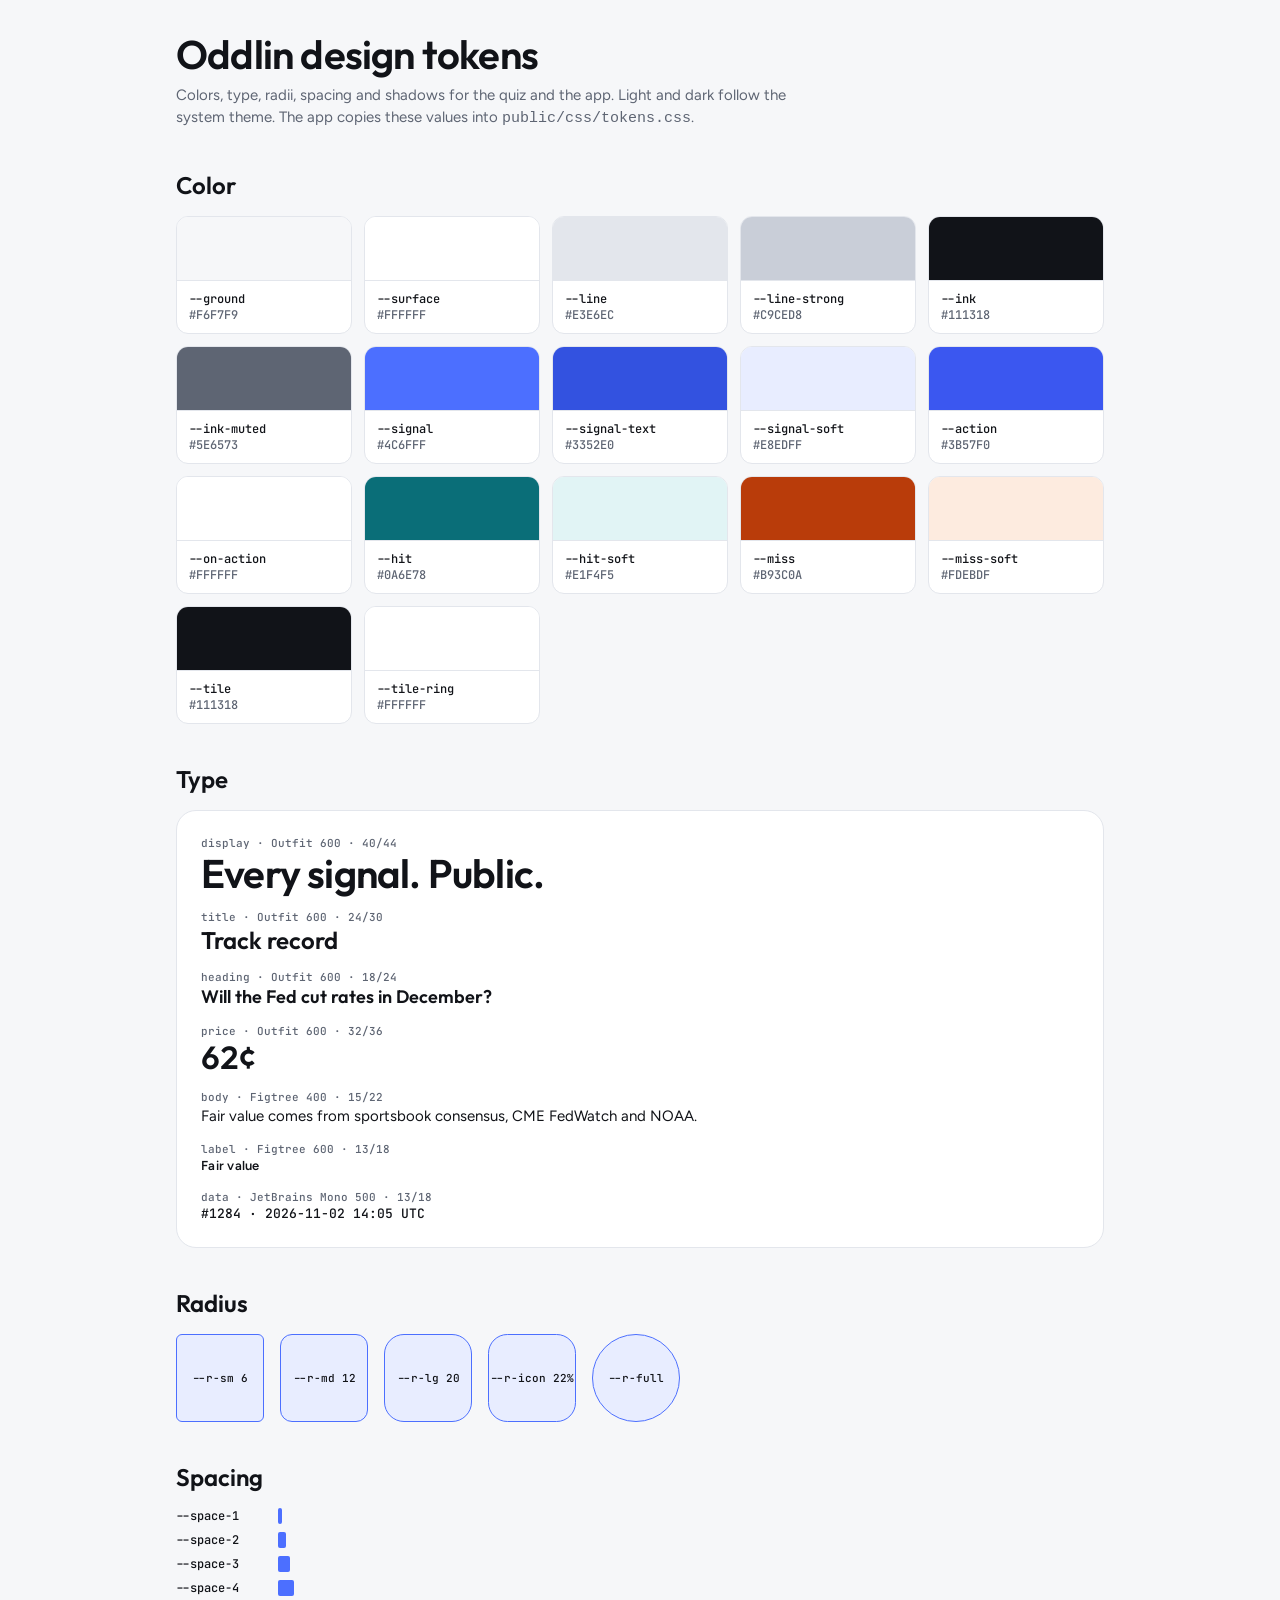
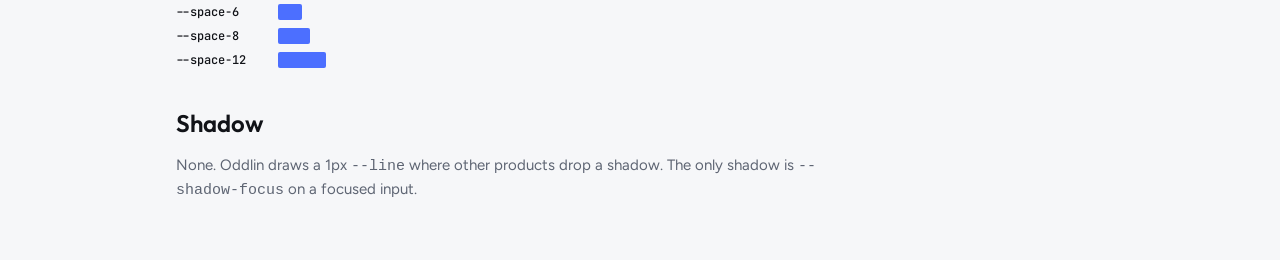
<file: design.html>
<!doctype html>
<html lang="en">
<head>
<meta charset="utf-8">
<meta name="viewport" content="width=device-width, initial-scale=1">
<title>Oddlin Design Tokens</title>
<link rel="preconnect" href="https://fonts.googleapis.com">
<link rel="preconnect" href="https://fonts.gstatic.com" crossorigin>
<link rel="stylesheet" href="https://fonts.googleapis.com/css2?family=Figtree:wght@400;500;600&family=JetBrains+Mono:wght@500&family=Outfit:wght@500;600&display=swap">
<style>
/*
  Oddlin design tokens. Source: Oddlin Design System (claude.ai artifact 6KFkxWCvgnA8gyDdsTbYsj).
  public/css/tokens.css is a copy of the :root blocks below. Change a value here first, then copy it there.

  Rules from the system:
  - Lines, not shadows. Surfaces are separated by 1px --line. The only shadow is the focus ring.
  - --signal is a mark color (dots, chart lines, the knob). Blue text uses --signal-text.
  - One --action button per screen. Outcomes use --hit / --miss with the word and glyph, never color alone.
  - Fonts: Outfit for headlines and big numbers, Figtree for UI and reading, JetBrains Mono for IDs and timestamps.
*/
:root {
  /* color: app */
  --ground: #F6F7F9;
  --surface: #FFFFFF;
  --line: #E3E6EC;
  --line-strong: #C9CED8;      /* quiz addition: input and option borders */
  --ink: #111318;
  --ink-muted: #5E6573;
  --signal: #4C6FFF;
  --signal-text: #3352E0;
  --signal-soft: #E8EDFF;
  --action: #3B57F0;
  --on-action: #FFFFFF;
  --hit: #0A6E78;
  --hit-soft: #E1F4F5;
  --miss: #B93C0A;
  --miss-soft: #FDEBDF;
  --tile: #111318;             /* quiz addition: app icon tile */
  --tile-ring: #FFFFFF;        /* quiz addition: ring on the tile */
  --scrim: rgba(17, 19, 24, .45);

  /* type */
  --f-display: "Outfit", "Avenir Next", system-ui, sans-serif;
  --f-sans: "Figtree", "Helvetica Neue", system-ui, sans-serif;
  --f-mono: "JetBrains Mono", "SF Mono", Menlo, monospace;

  /* radius */
  --r-sm: 6px;
  --r-md: 12px;
  --r-lg: 20px;
  --r-icon: 22%;
  --r-full: 999px;

  /* spacing, 4px base */
  --space-1: 4px;
  --space-2: 8px;
  --space-3: 12px;
  --space-4: 16px;
  --space-6: 24px;
  --space-8: 32px;
  --space-12: 48px;

  /* shadow: none by design, focus ring only */
  --shadow: none;
  --shadow-focus: 0 0 0 3px var(--signal-soft);
}
@media (prefers-color-scheme: dark) { :root:not([data-theme="light"]) {
  --ground: #0B0D11; --surface: #15181E; --line: #262B34; --line-strong: #3A404C;
  --ink: #F2F4F7; --ink-muted: #9AA3B2;
  --signal-text: #8EA2FF; --signal-soft: #1A2247;
  --action: #7B93FF; --on-action: #0B0D11;
  --hit: #4FC8D0; --hit-soft: #0E2A2E; --miss: #FF8F57; --miss-soft: #3A1A0C;
  --tile: #1F232B; --tile-ring: #F2F4F7; --scrim: rgba(0, 0, 0, .6);
  color-scheme: dark; } }
:root[data-theme="dark"] {
  --ground: #0B0D11; --surface: #15181E; --line: #262B34; --line-strong: #3A404C;
  --ink: #F2F4F7; --ink-muted: #9AA3B2;
  --signal-text: #8EA2FF; --signal-soft: #1A2247;
  --action: #7B93FF; --on-action: #0B0D11;
  --hit: #4FC8D0; --hit-soft: #0E2A2E; --miss: #FF8F57; --miss-soft: #3A1A0C;
  --tile: #1F232B; --tile-ring: #F2F4F7; --scrim: rgba(0, 0, 0, .6);
  color-scheme: dark; }

/* this page only */
* { box-sizing: border-box; }
body { margin: 0; background: var(--ground); color: var(--ink); font: 400 15px/22px var(--f-sans); }
.wrap { max-width: 960px; margin: 0 auto; padding: 32px max(16px, env(safe-area-inset-left, 0px)) 64px; display: grid; gap: 40px; }
h1 { font: 600 40px/44px var(--f-display); letter-spacing: -.02em; margin: 0; }
h2 { font: 600 24px/30px var(--f-display); margin: 0 0 16px; }
p { margin: 0; color: var(--ink-muted); max-width: 65ch; }
.grid { display: grid; grid-template-columns: repeat(auto-fill, minmax(150px, 1fr)); gap: 12px; }
.sw { background: var(--surface); border: 1px solid var(--line); border-radius: var(--r-md); overflow: hidden; }
.sw i { display: block; height: 64px; border-bottom: 1px solid var(--line); }
.sw div { padding: 10px 12px; font: 500 12px/16px var(--f-mono); }
.sw span { display: block; color: var(--ink-muted); }
.type { display: grid; gap: 14px; background: var(--surface); border: 1px solid var(--line); border-radius: var(--r-lg); padding: 24px; }
.type small { display: block; font: 500 11px/16px var(--f-mono); color: var(--ink-muted); }
.row { display: flex; gap: 16px; flex-wrap: wrap; align-items: flex-end; }
.rad { width: 88px; height: 88px; background: var(--signal-soft); border: 1px solid var(--signal); display: grid; place-items: center; font: 500 11px var(--f-mono); }
.sp { height: 16px; background: var(--signal); border-radius: 2px; }
.sp-row { display: grid; grid-template-columns: 90px 1fr; gap: 12px; align-items: center; font: 500 12px var(--f-mono); }
</style>
</head>
<body>
<div class="wrap">
  <header style="display:grid;gap:8px">
    <h1>Oddlin design tokens</h1>
    <p>Colors, type, radii, spacing and shadows for the quiz and the app. Light and dark follow the system theme. The app copies these values into <code>public/css/tokens.css</code>.</p>
  </header>

  <section><h2>Color</h2><div class="grid" id="colors"></div></section>

  <section>
    <h2>Type</h2>
    <div class="type">
      <div><small>display · Outfit 600 · 40/44</small><div style="font:600 40px/44px var(--f-display);letter-spacing:-.02em">Every signal. Public.</div></div>
      <div><small>title · Outfit 600 · 24/30</small><div style="font:600 24px/30px var(--f-display)">Track record</div></div>
      <div><small>heading · Outfit 600 · 18/24</small><div style="font:600 18px/24px var(--f-display)">Will the Fed cut rates in December?</div></div>
      <div><small>price · Outfit 600 · 32/36</small><div style="font:600 32px/36px var(--f-display);font-variant-numeric:tabular-nums">62¢</div></div>
      <div><small>body · Figtree 400 · 15/22</small><div>Fair value comes from sportsbook consensus, CME FedWatch and NOAA.</div></div>
      <div><small>label · Figtree 600 · 13/18</small><div style="font:600 13px/18px var(--f-sans);letter-spacing:.02em">Fair value</div></div>
      <div><small>data · JetBrains Mono 500 · 13/18</small><div style="font:500 13px/18px var(--f-mono)">#1284 · 2026-11-02 14:05 UTC</div></div>
    </div>
  </section>

  <section>
    <h2>Radius</h2>
    <div class="row">
      <div class="rad" style="border-radius:var(--r-sm)">--r-sm 6</div>
      <div class="rad" style="border-radius:var(--r-md)">--r-md 12</div>
      <div class="rad" style="border-radius:var(--r-lg)">--r-lg 20</div>
      <div class="rad" style="border-radius:var(--r-icon)">--r-icon 22%</div>
      <div class="rad" style="border-radius:var(--r-full)">--r-full</div>
    </div>
  </section>

  <section>
    <h2>Spacing</h2>
    <div style="display:grid;gap:8px" id="spacing"></div>
  </section>

  <section>
    <h2>Shadow</h2>
    <p>None. Oddlin draws a 1px <code>--line</code> where other products drop a shadow. The only shadow is <code>--shadow-focus</code> on a focused input.</p>
  </section>
</div>
<script>
const colors = ['ground', 'surface', 'line', 'line-strong', 'ink', 'ink-muted', 'signal', 'signal-text', 'signal-soft', 'action', 'on-action', 'hit', 'hit-soft', 'miss', 'miss-soft', 'tile', 'tile-ring'];
const css = getComputedStyle(document.documentElement);
document.getElementById('colors').innerHTML = colors.map(c => `<div class="sw"><i style="background:var(--${c})"></i><div>--${c}<span>${css.getPropertyValue('--' + c).trim()}</span></div></div>`).join('');
document.getElementById('spacing').innerHTML = [1, 2, 3, 4, 6, 8, 12].map(n => `<div class="sp-row">--space-${n}<div class="sp" style="width:var(--space-${n})"></div></div>`).join('');
</script>
</body>
</html>
</file>
